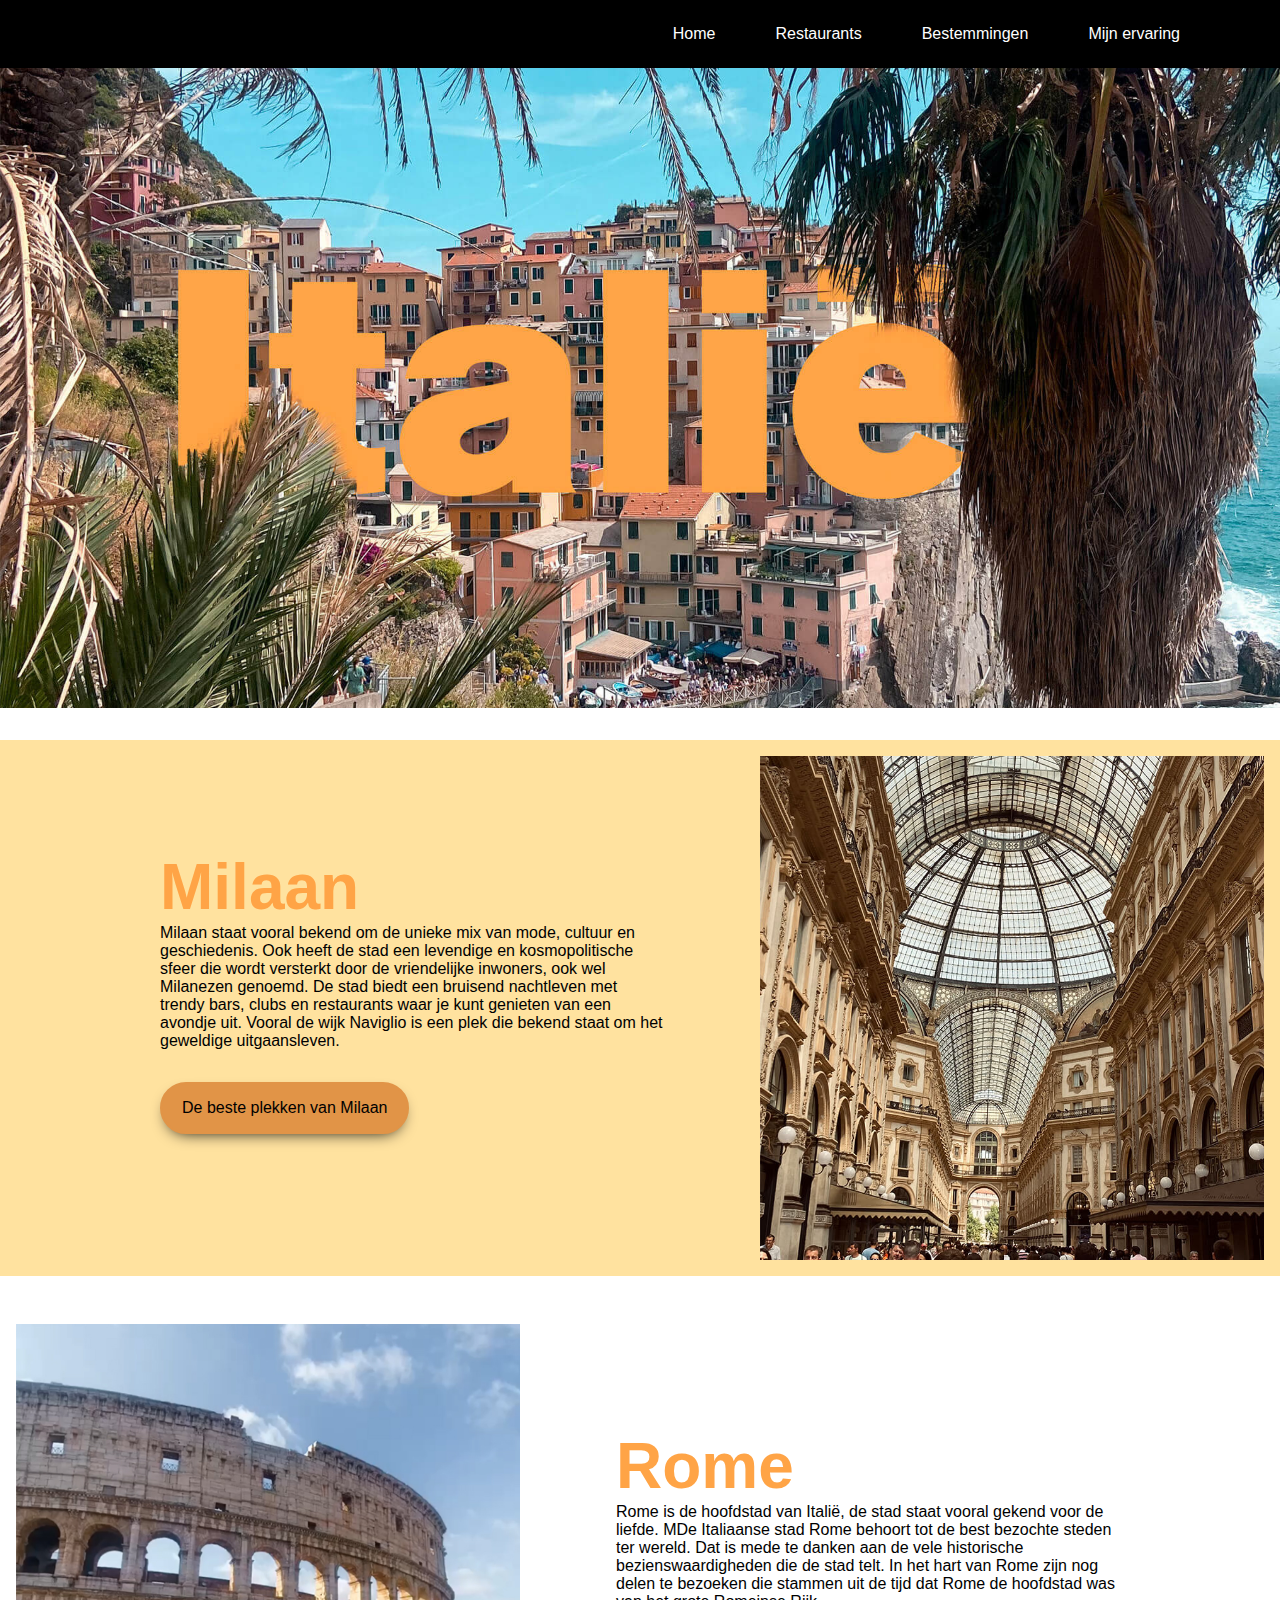
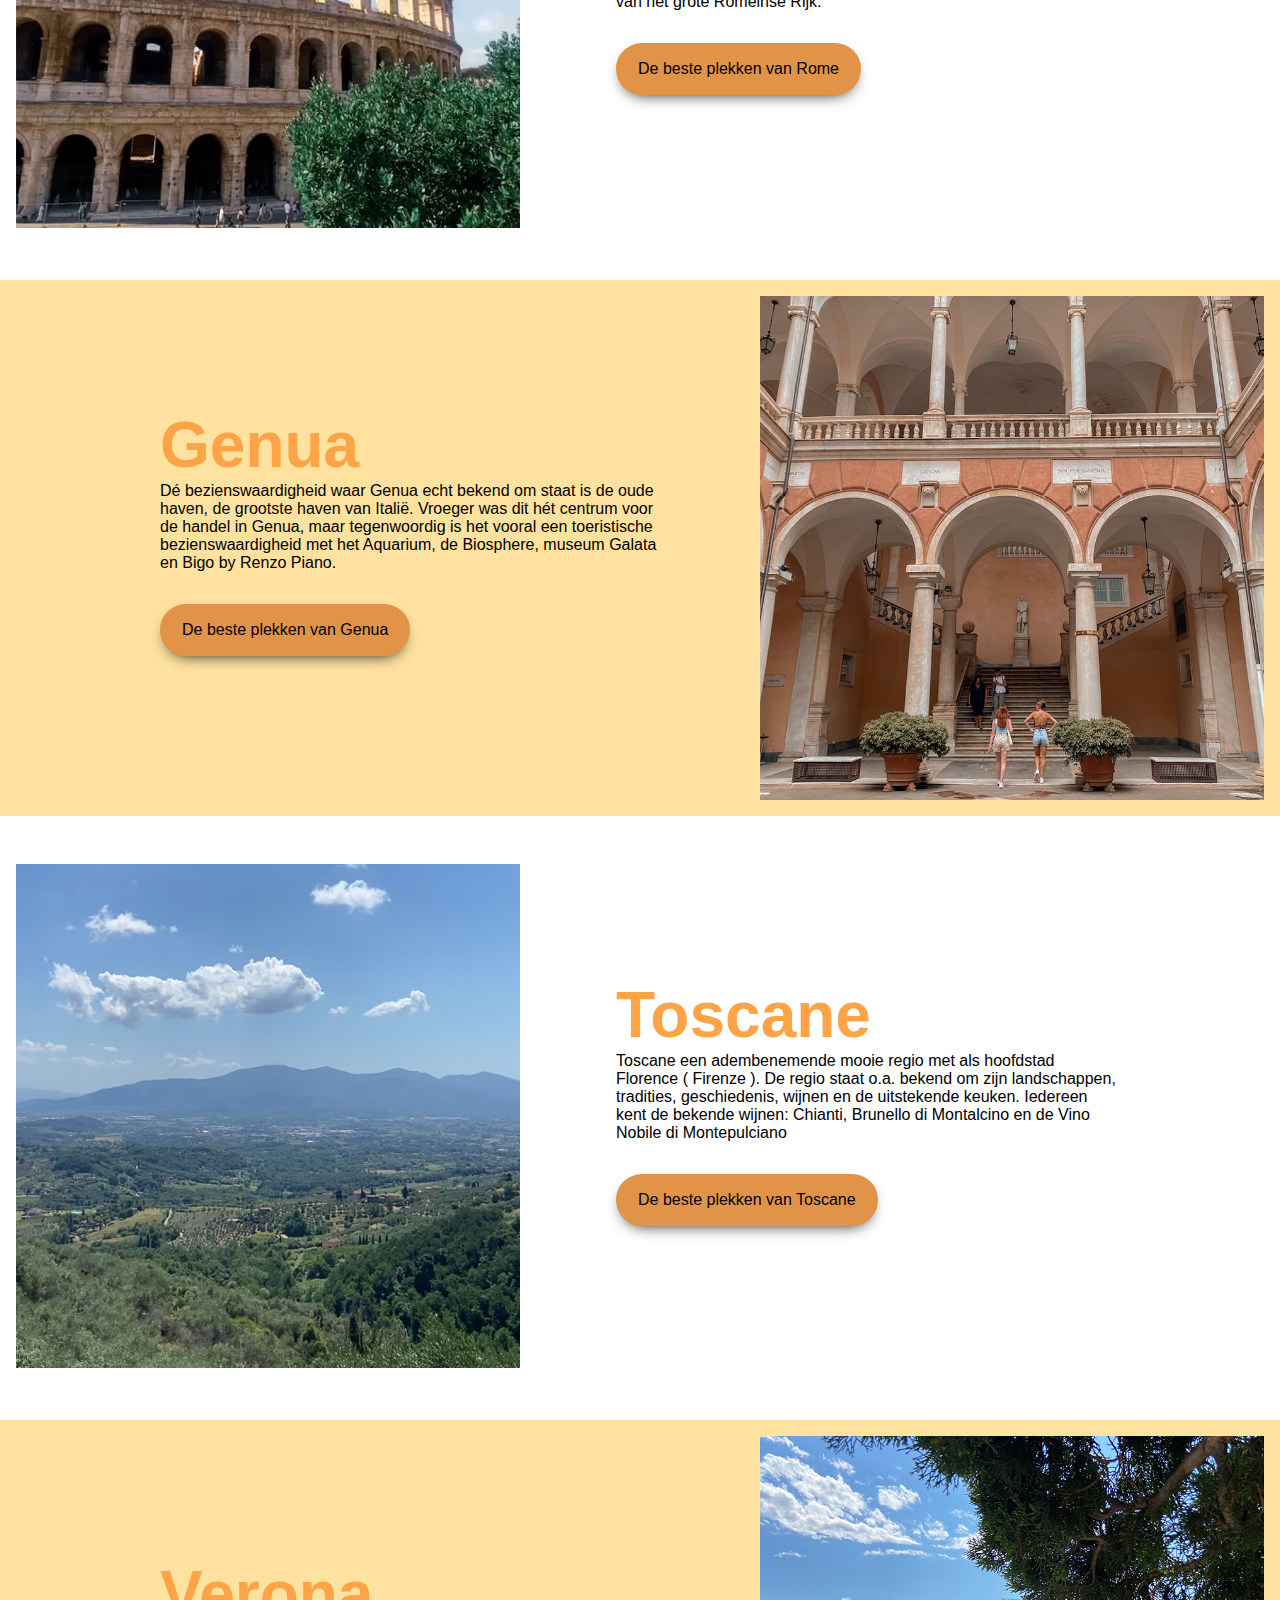
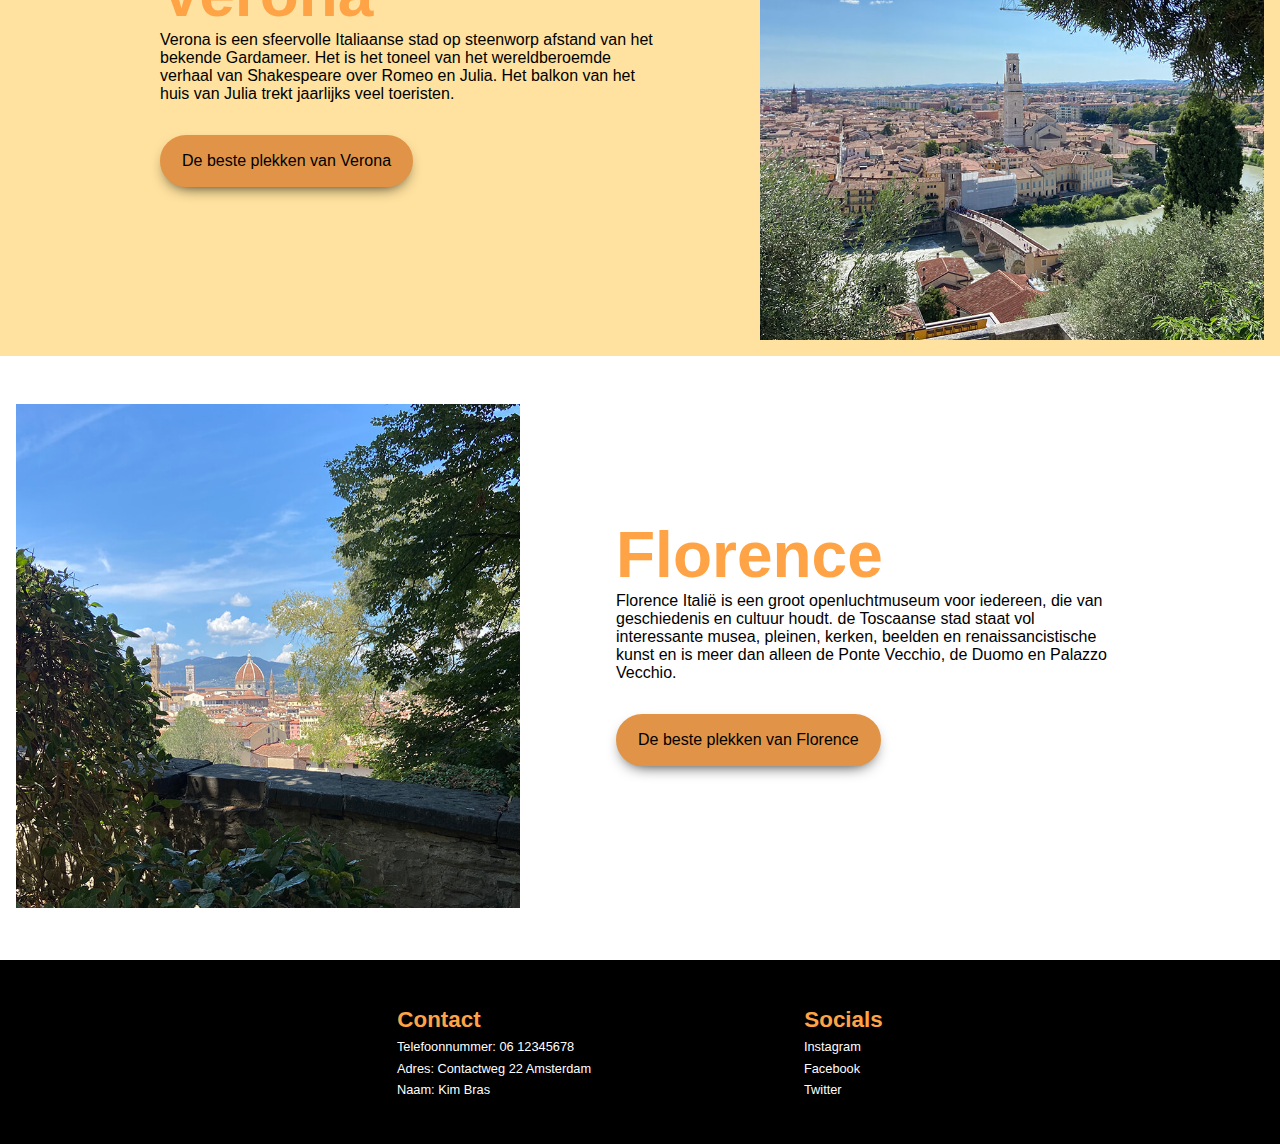
<file: index.html>
<!DOCTYPE html>
<html lang="en">
<head>
<meta charset="UTF-8">
<meta name="viewport" content="width=device-width, initial-scale=1.0">
<title>Mijn trip door Italie</title>
<link rel="stylesheet" href="css/style.css"/>

</head>
<body>
    <header>
    
    <!--menu-->
    <ul>
        <li>
            <a href="index.html">Home</a>
        </li>
        <li>
            <a href="restaurants.html">Restaurants</a>
        </li>
        <li>
            <a href="bestemmingen.html">Bestemmingen</a>
        </li>
        <li>
            <a href="mijnervaring.html">Mijn ervaring</a>
        </li>
    </ul> 
    </header>

<main>
<!--Home foto-->
    <section id="Home">
    </section>

    <section class="blok1">
        <div class="tekstlinks"> 
            <h2>Milaan</h2>
            <p>Milaan staat vooral bekend om de unieke mix van mode, cultuur en geschiedenis. Ook heeft de stad een levendige en kosmopolitische sfeer die wordt versterkt door de vriendelijke inwoners, ook wel Milanezen genoemd. De stad biedt een bruisend nachtleven met trendy bars, clubs en restaurants waar je kunt genieten van een avondje uit. Vooral de wijk Naviglio is een plek die bekend staat om het geweldige uitgaansleven. </p>
            <a href="rome.html" class="button"> De beste plekken van Milaan</a>
        </div>

        <div class="flex-box"> 
            <img class="fotorechts" src="links/bestemmingen/milaan.jpg" alt="foto van uitzicht in Milaan">    
        </div>
    </section> 


    <section class="flex-container">
        <div class="flex-box"> 
            <img src="links/bestemmingen/rome.jpg" alt="foto van uitzicht in Rome">
        </div>
        <div class="tekstrechts"> 
            <h2>Rome</h2>
            <p>Rome is de hoofdstad van Italië, de stad staat vooral gekend voor de liefde. MDe Italiaanse stad Rome behoort tot de best bezochte steden ter wereld. Dat is mede te danken aan de vele historische bezienswaardigheden die de stad telt. In het hart van Rome zijn nog delen te bezoeken die stammen uit de tijd dat Rome de hoofdstad was van het grote Romeinse Rijk.</p>
            <a href="rome.html" class="button"> De beste plekken van Rome</a>
        </div>
    </section>


    <section class="blok1">
        <div class="tekstlinks"> 
            <h2>Genua</h2>
            <p>Dé bezienswaardigheid waar Genua echt bekend om staat is de oude haven, de grootste haven van Italië. Vroeger was dit hét centrum voor de handel in Genua, maar tegenwoordig is het vooral een toeristische bezienswaardigheid met het Aquarium, de Biosphere, museum Galata en Bigo by Renzo Piano.</p>            
            <a href="rome.html" class="button"> De beste plekken van Genua</a>
        </div>
        <div class="flex-box"> 
            <img class="fotorechts" src="links/bestemmingen/genua.jpg" alt="foto van uitzicht in Genua">       
        </div>
    </section>


    <section class="flex-container">
        <div class="flex-box"> 
            <img src="links/bestemmingen/toscane.jpg" alt="foto van uitzicht in Toscane">
        </div>
        <div class="tekstrechts"> 
            <h2>Toscane</h2>
            <p>Toscane een adembenemende mooie regio met als hoofdstad Florence ( Firenze ). De regio staat o.a. bekend om zijn landschappen, tradities, geschiedenis, wijnen en de uitstekende keuken. Iedereen kent de bekende wijnen: Chianti, Brunello di Montalcino en de Vino Nobile di Montepulciano</p>               
            <a href="rome.html" class="button"> De beste plekken van Toscane</a>
        </div>
    </section>

    <section class="blok1">
        <div class="tekstlinks"> 
            <h2>Verona</h2>
            <p>Verona is een sfeervolle Italiaanse stad op steenworp afstand van het bekende Gardameer. Het is het toneel van het wereldberoemde verhaal van Shakespeare over Romeo en Julia. Het balkon van het huis van Julia trekt jaarlijks veel toeristen.</p>            
            <a href="rome.html" class="button"> De beste plekken van Verona</a>
        </div> 
        <div class="flex-box"> 
            <img class="fotorechts" src="links/bestemmingen/verona.jpg" alt="foto van uitzicht in Verona">
        </div>
    </section>


    <section class="flex-container">
        <div class="flex-box"> 
            <img src="links/bestemmingen/florence.jpg" alt="foto van uitzicht in Florence">
        </div>   
        <div class="tekstrechts"> 
            <h2>Florence</h2>
            <p>Florence Italië is een groot openluchtmuseum voor iedereen, die van geschiedenis en cultuur houdt. de Toscaanse stad staat vol interessante musea, pleinen, kerken, beelden en renaissancistische kunst en is meer dan alleen de Ponte Vecchio, de Duomo en Palazzo Vecchio.</p>
            <a href="rome.html" class="button"> De beste plekken van Florence</a>
        </div>
    </section>
</main>

<footer>
    <!--footer eventueel-->
    <section class="footerhoofd">
        <div class="footer">
            <h4>Contact</h4>
            <p class="footerbrood">Telefoonnummer: 06 12345678</p>
            <p class="footerbrood">Adres: Contactweg 22 Amsterdam</p>
            <p class="footerbrood">Naam: Kim Bras</p>
        </div> 

        <div class="footer">
            <h4>Socials</h4>
            <p class="footerbrood"><a href="https://www.instagram.com/">Instagram</a></p>
            <p class="footerbrood"><a href="https://www.facebook.com/">Facebook</a></p>
            <p class="footerbrood"><a href="https://www.twitter.com/">Twitter</a></p>
        </div> 
    </section>
</footer>

</body>
</html>
</file>
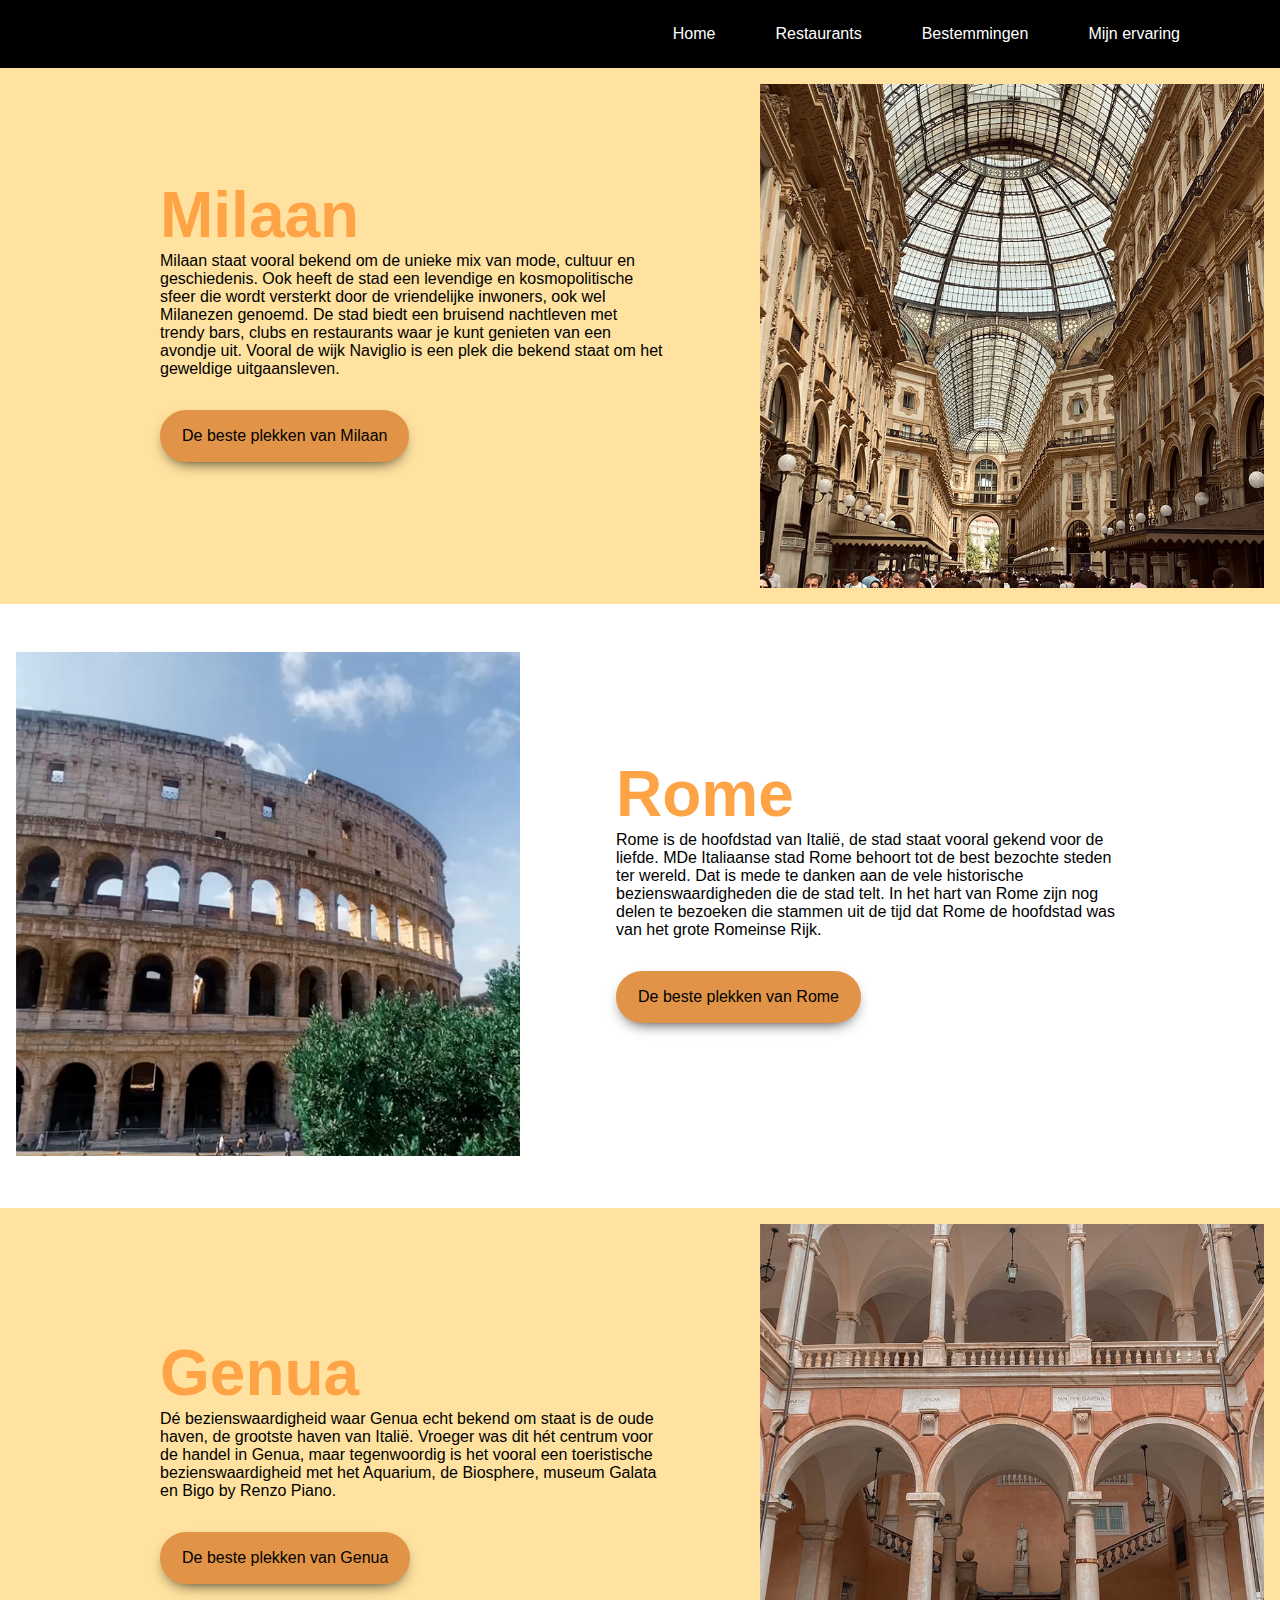
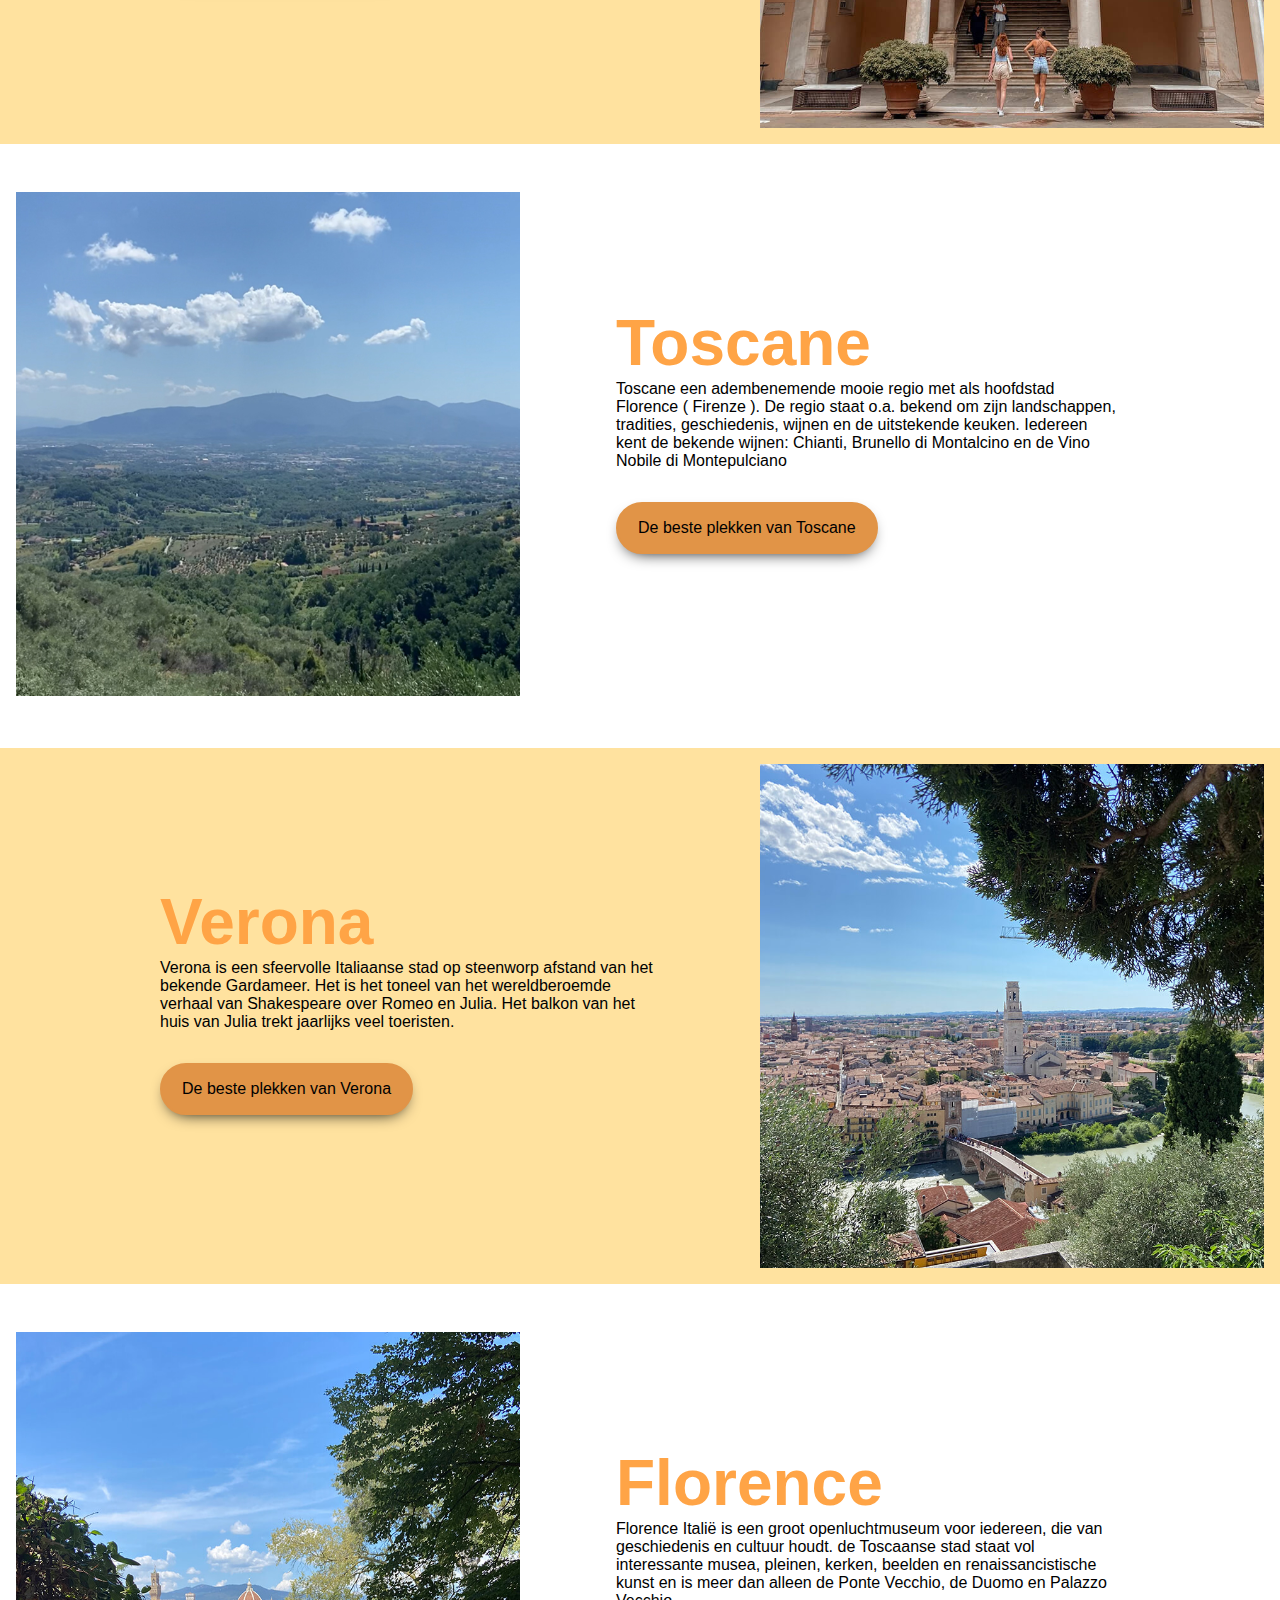
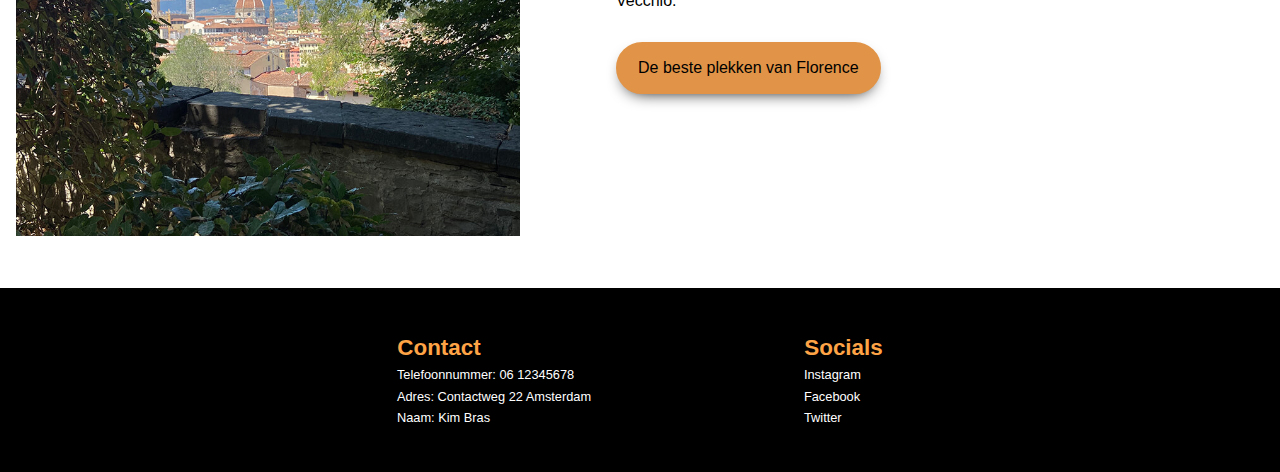
<file: bestemmingen.html>
<!DOCTYPE html>
<html lang="en">
<head>
<meta charset="UTF-8">
<meta name="viewport" content="width=device-width, initial-scale=1.0">
<title>Bestemmingen</title>
<link rel="stylesheet" href="css/style.css" />

</head>
<body>
    <header>
        <!--menu-->
        <ul>
            <li>
                <a href="index.html">Home</a>
            </li>
            <li>
                <a href="restaurants.html">Restaurants</a>
            </li>
            <li>
                <a href="bestemmingen.html">Bestemmingen</a>
            </li>
            <li>
                <a href="mijnervaring.html">Mijn ervaring</a>
            </li>
        </ul>
    </header>
<main>      
    <section class="blok1">
        <div class="tekstlinks"> 
            <h2>Milaan</h2>
            <p>Milaan staat vooral bekend om de unieke mix van mode, cultuur en geschiedenis. Ook heeft de stad een levendige en kosmopolitische sfeer die wordt versterkt door de vriendelijke inwoners, ook wel Milanezen genoemd. De stad biedt een bruisend nachtleven met trendy bars, clubs en restaurants waar je kunt genieten van een avondje uit. Vooral de wijk Naviglio is een plek die bekend staat om het geweldige uitgaansleven. </p>
            <a href="rome.html" class="button"> De beste plekken van Milaan</a>
        </div>

        <div class="flex-box"> 
            <img class="fotorechts" src="links/bestemmingen/milaan.jpg" alt="foto van uitzicht in Milaan">    
        </div>
    </section> 


    <section class="flex-container">
        <div class="flex-box"> 
            <img src="links/bestemmingen/rome.jpg" alt="foto van uitzicht in Rome">
        </div>
        <div class="tekstrechts"> 
            <h2>Rome</h2>
            <p>Rome is de hoofdstad van Italië, de stad staat vooral gekend voor de liefde. MDe Italiaanse stad Rome behoort tot de best bezochte steden ter wereld. Dat is mede te danken aan de vele historische bezienswaardigheden die de stad telt. In het hart van Rome zijn nog delen te bezoeken die stammen uit de tijd dat Rome de hoofdstad was van het grote Romeinse Rijk.</p>
            <a href="rome.html" class="button"> De beste plekken van Rome</a>
        </div>
    </section>


    <section class="blok1">
        <div class="tekstlinks"> 
            <h2>Genua</h2>
            <p>Dé bezienswaardigheid waar Genua echt bekend om staat is de oude haven, de grootste haven van Italië. Vroeger was dit hét centrum voor de handel in Genua, maar tegenwoordig is het vooral een toeristische bezienswaardigheid met het Aquarium, de Biosphere, museum Galata en Bigo by Renzo Piano.</p>            
            <a href="rome.html" class="button"> De beste plekken van Genua</a>
        </div>
        <div class="flex-box"> 
            <img class="fotorechts" src="links/bestemmingen/genua.jpg" alt="foto van uitzicht in Genua">       
        </div>
    </section>


    <section class="flex-container">
        <div class="flex-box"> 
            <img src="links/bestemmingen/toscane.jpg" alt="foto van uitzicht in Toscane">
        </div>
        <div class="tekstrechts"> 
            <h2>Toscane</h2>
            <p>Toscane een adembenemende mooie regio met als hoofdstad Florence ( Firenze ). De regio staat o.a. bekend om zijn landschappen, tradities, geschiedenis, wijnen en de uitstekende keuken. Iedereen kent de bekende wijnen: Chianti, Brunello di Montalcino en de Vino Nobile di Montepulciano</p>               
            <a href="rome.html" class="button"> De beste plekken van Toscane</a>
        </div>
    </section>

    <section class="blok1">
        <div class="tekstlinks"> 
            <h2>Verona</h2>
            <p>Verona is een sfeervolle Italiaanse stad op steenworp afstand van het bekende Gardameer. Het is het toneel van het wereldberoemde verhaal van Shakespeare over Romeo en Julia. Het balkon van het huis van Julia trekt jaarlijks veel toeristen.</p>            
            <a href="rome.html" class="button"> De beste plekken van Verona</a>
        </div> 
        <div class="flex-box"> 
            <img class="fotorechts" src="links/bestemmingen/verona.jpg" alt="foto van uitzicht in Verona">
        </div>
    </section>


    <section class="flex-container">
        <div class="flex-box"> 
            <img src="links/bestemmingen/florence.jpg" alt="foto van uitzicht in Florence">
        </div>   
        <div class="tekstrechts"> 
            <h2>Florence</h2>
            <p>Florence Italië is een groot openluchtmuseum voor iedereen, die van geschiedenis en cultuur houdt. de Toscaanse stad staat vol interessante musea, pleinen, kerken, beelden en renaissancistische kunst en is meer dan alleen de Ponte Vecchio, de Duomo en Palazzo Vecchio.</p>
            <a href="rome.html" class="button"> De beste plekken van Florence</a>
        </div>
    </section>
</main>
<footer>
                <!--footer eventueel-->
    <section class="footerhoofd">
        <div class="footer">
            <h4>Contact</h4>
            <p class="footerbrood">Telefoonnummer: 06 12345678</p>
            <p class="footerbrood">Adres: Contactweg 22 Amsterdam</p>
            <p class="footerbrood">Naam: Kim Bras</p>
        </div> 
    
        <div class="footer">
            <h4>Socials</h4>
            <p class="footerbrood"><a href="https://www.instagram.com/">Instagram</a></p>
            <p class="footerbrood"><a href="https://www.facebook.com/">Facebook</a></p>
            <p class="footerbrood"><a href="https://www.twitter.com/">Twitter</a></p>
        </div> 
    </section>
</footer>
</body>
</html>
</file>
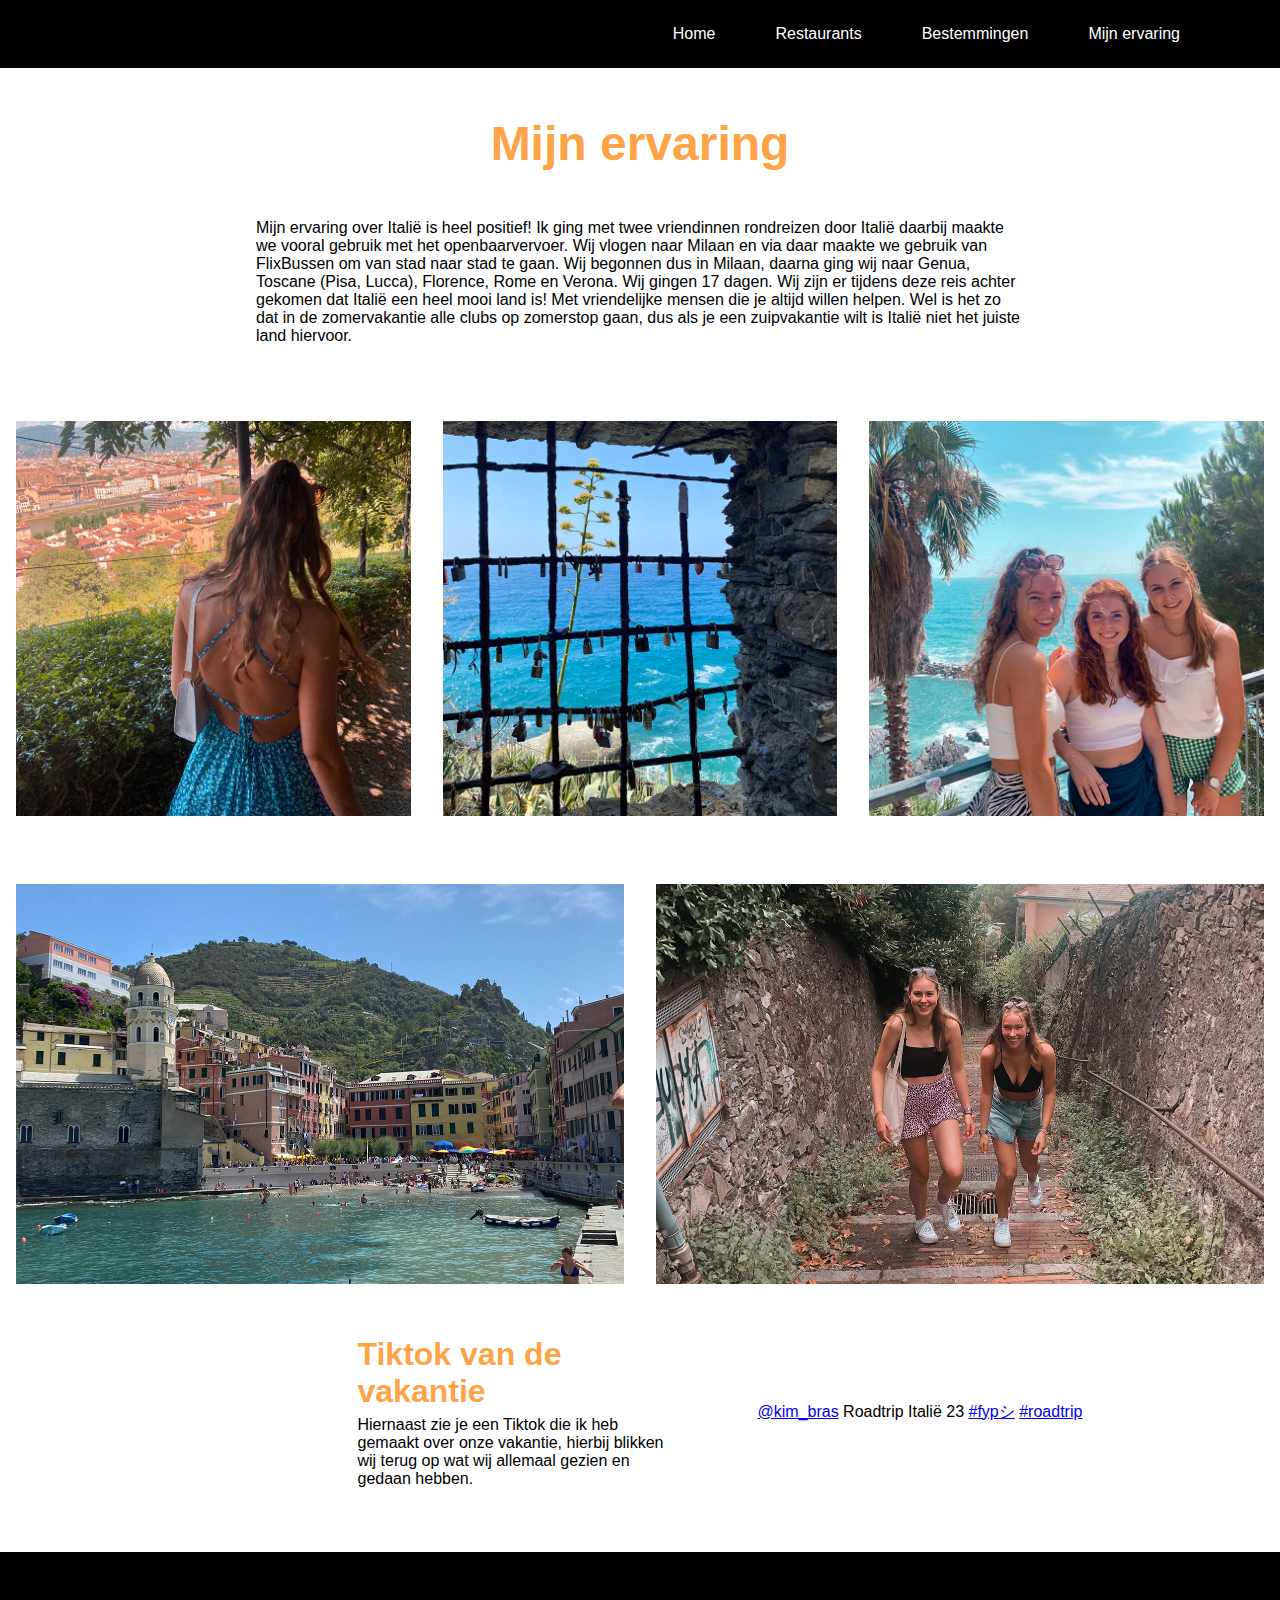
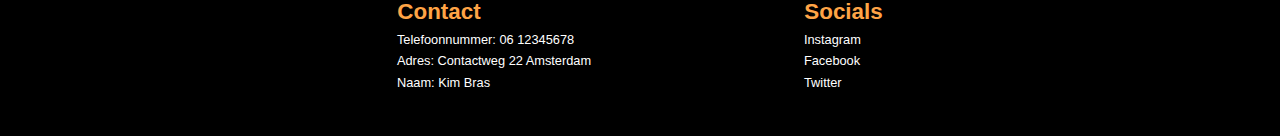
<file: mijnervaring.html>
<!DOCTYPE html>
<html lang="en">
<head>
<meta charset="UTF-8">
<meta name="viewport" content="width=device-width, initial-scale=1.0">
<title>Mijn ervaring</title>
<link rel="stylesheet" href="css/style.css" />

</head>
<body>
    <header>
        <!--menu-->
        <ul>
            <li>
                <a href="index.html">Home</a>
            </li>
            <li>
                <a href="restaurants.html">Restaurants</a>
            </li>
            <li>
                <a href="bestemmingen.html">Bestemmingen</a>
            </li>
            <li>
                <a href="mijnervaring.html">Mijn ervaring</a>
            </li>
        </ul>
</header>

<main>
            <h1>Mijn ervaring</h1> 
            <p class="inleiding"> Mijn ervaring over Italië is heel positief! Ik ging met twee vriendinnen rondreizen door Italië daarbij maakte we vooral gebruik met het openbaarvervoer. Wij vlogen naar Milaan en via daar maakte we gebruik van FlixBussen om van stad naar stad te gaan. Wij begonnen dus in Milaan, daarna ging wij naar Genua, Toscane (Pisa, Lucca), Florence, Rome en Verona. Wij gingen 17 dagen. 

        Wij zijn er tijdens deze reis achter gekomen dat Italië een heel mooi land is! Met vriendelijke mensen die je altijd willen helpen. Wel is het zo dat in de zomervakantie alle clubs op zomerstop gaan, dus als je een zuipvakantie wilt is Italië niet het juiste land hiervoor.
            </p>

    <section class="flex-container">
        <div class="flex-box"> 
            <img src="links/mijnervaring/mijnervaring1.jpg" alt="sfeerfoto van mij in een park">
        </div>
        <div class="flex-box">
            <img src="links/mijnervaring/mijnervaring3.jpg" alt="sfeerfoto van de zee">
        </div>
        <div class="flex-box">
            <img src="links/mijnervaring/mijnervaring2.jpg" alt="foto van de groep waar ik mee op vakantie was">
        </div>
    </section>

    <section class="flex-container">
        <div class="rijen"> 
            <img src="links/mijnervaring/mijnervaring4.jpg" alt="sfeerfoto van het uitzicht">
        </div>
        <div class="rijen">
            <img src="links/mijnervaring/mijnervaring5.jpg" alt="sfeerfoto van de omgeving">
        </div>
    </section>
                
             
    <section class="flex-container">
        <div class="tekstlinks2">
            <h3>Tiktok van de vakantie</h3>
            <p>Hiernaast zie je een Tiktok die ik heb gemaakt over onze vakantie, hierbij blikken wij terug op wat wij allemaal gezien en gedaan hebben.</p>
        </div>
        <div class="flexbox">
            <blockquote class="tiktok-embed" cite="https://www.tiktok.com/@kim_bras/video/7267088253377989920" data-video-id="7267088253377989920" style> <section> <a target="_blank" title="@kim_bras" href="https://www.tiktok.com/@kim_bras?refer=embed">@kim_bras</a> Roadtrip Italië 23 <a title="fypシ" target="_blank" href="https://www.tiktok.com/tag/fyp%E3%82%B7?refer=embed">#fypシ</a> <a title="roadtrip" target="_blank" href="https://www.tiktok.com/tag/roadtrip?refer=embed">#roadtrip</a> <a target="_blank" title="♬ original sound - speed song ✌🏼" href="https://www.tiktok.com/music/original-sound-7122548710504270597?refer=embed"></a> </section> </blockquote> <script async src="https://www.tiktok.com/embed.js"></script>
        </div>
    </section>
        
 </main>

<footer>
                <!--footer eventueel-->
    <section class="footerhoofd">
        <div class="footer">
            <h4>Contact</h4>
            <p class="footerbrood">Telefoonnummer: 06 12345678</p>
            <p class="footerbrood">Adres: Contactweg 22 Amsterdam</p>
            <p class="footerbrood">Naam: Kim Bras</p>
        </div> 
    
        <div class="footer">
            <h4>Socials</h4>
            <p class="footerbrood"><a href="https://www.instagram.com/">Instagram</a></p>
            <p class="footerbrood"><a href="https://www.facebook.com/">Facebook</a></p>
            <p class="footerbrood"><a href="https://www.twitter.com/">Twitter</a></p>
        </div> 
    </section>
</footer>
</body>
</html>
</file>
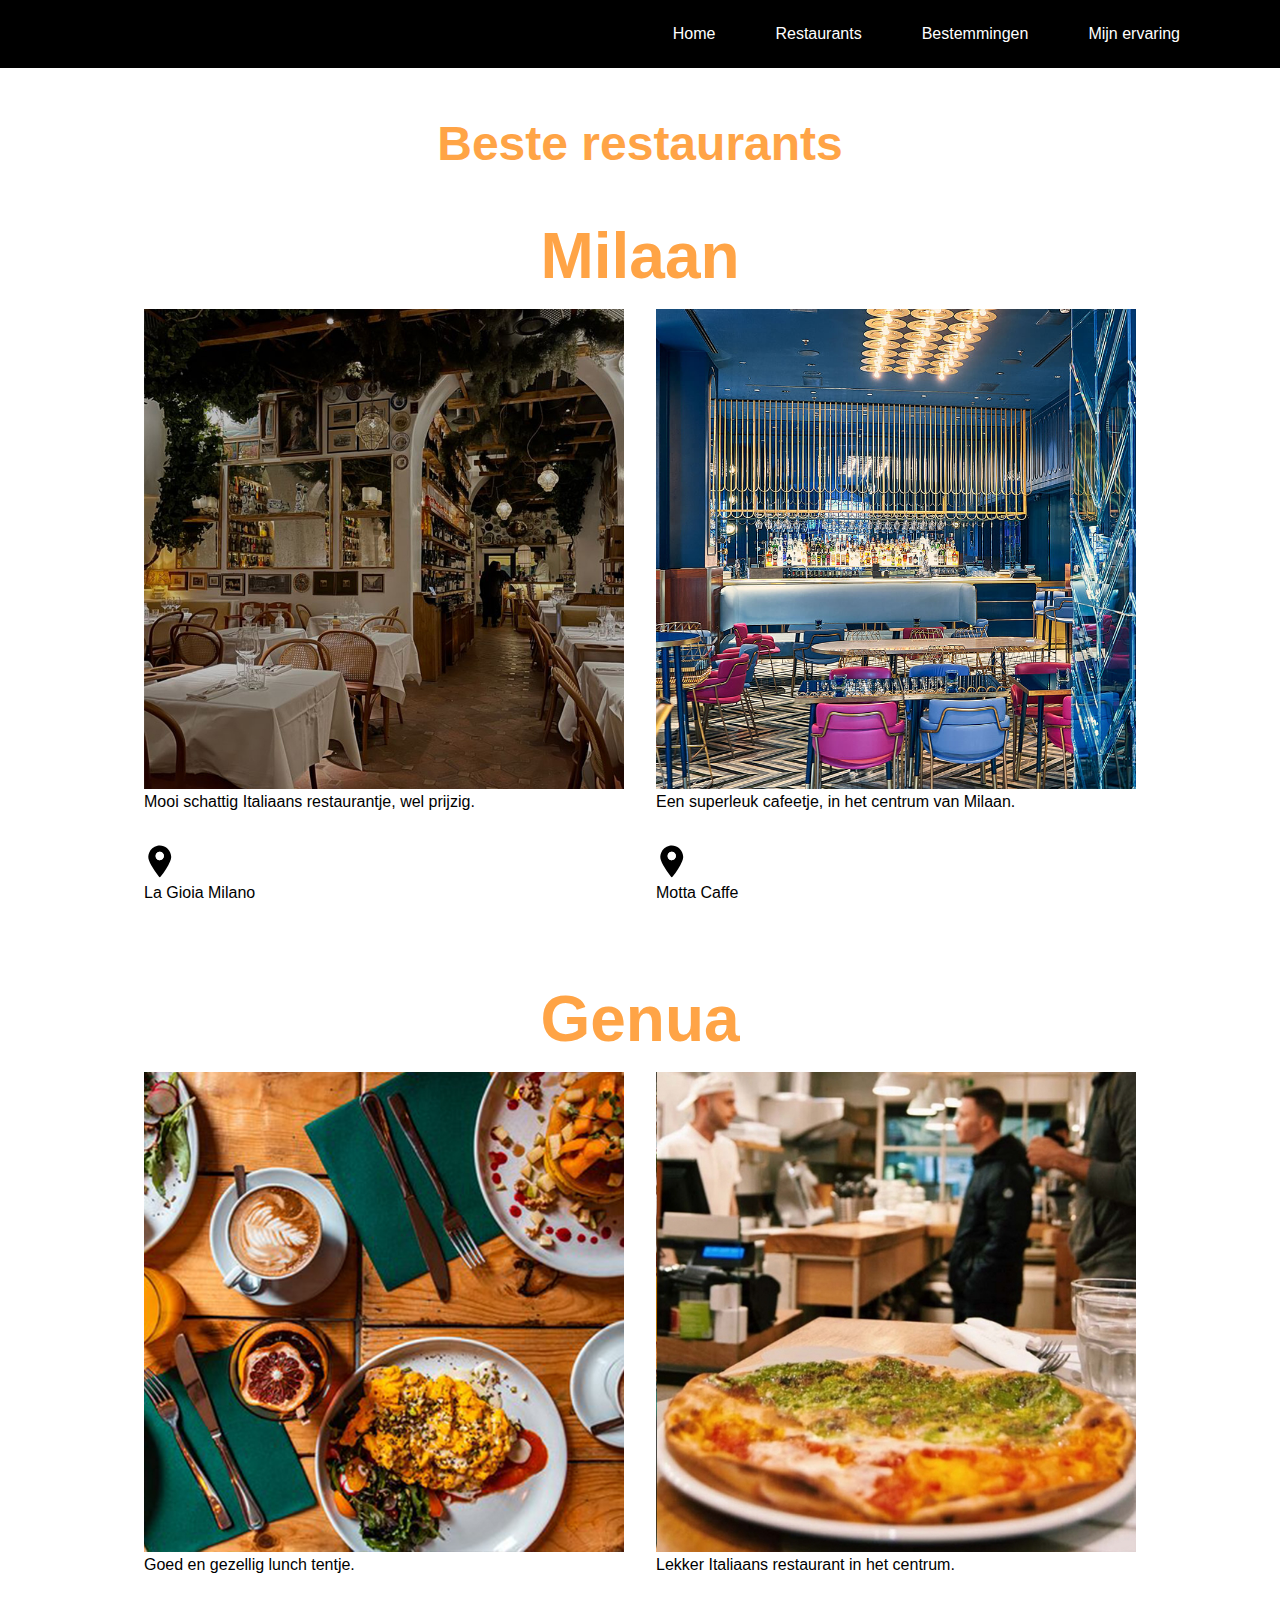
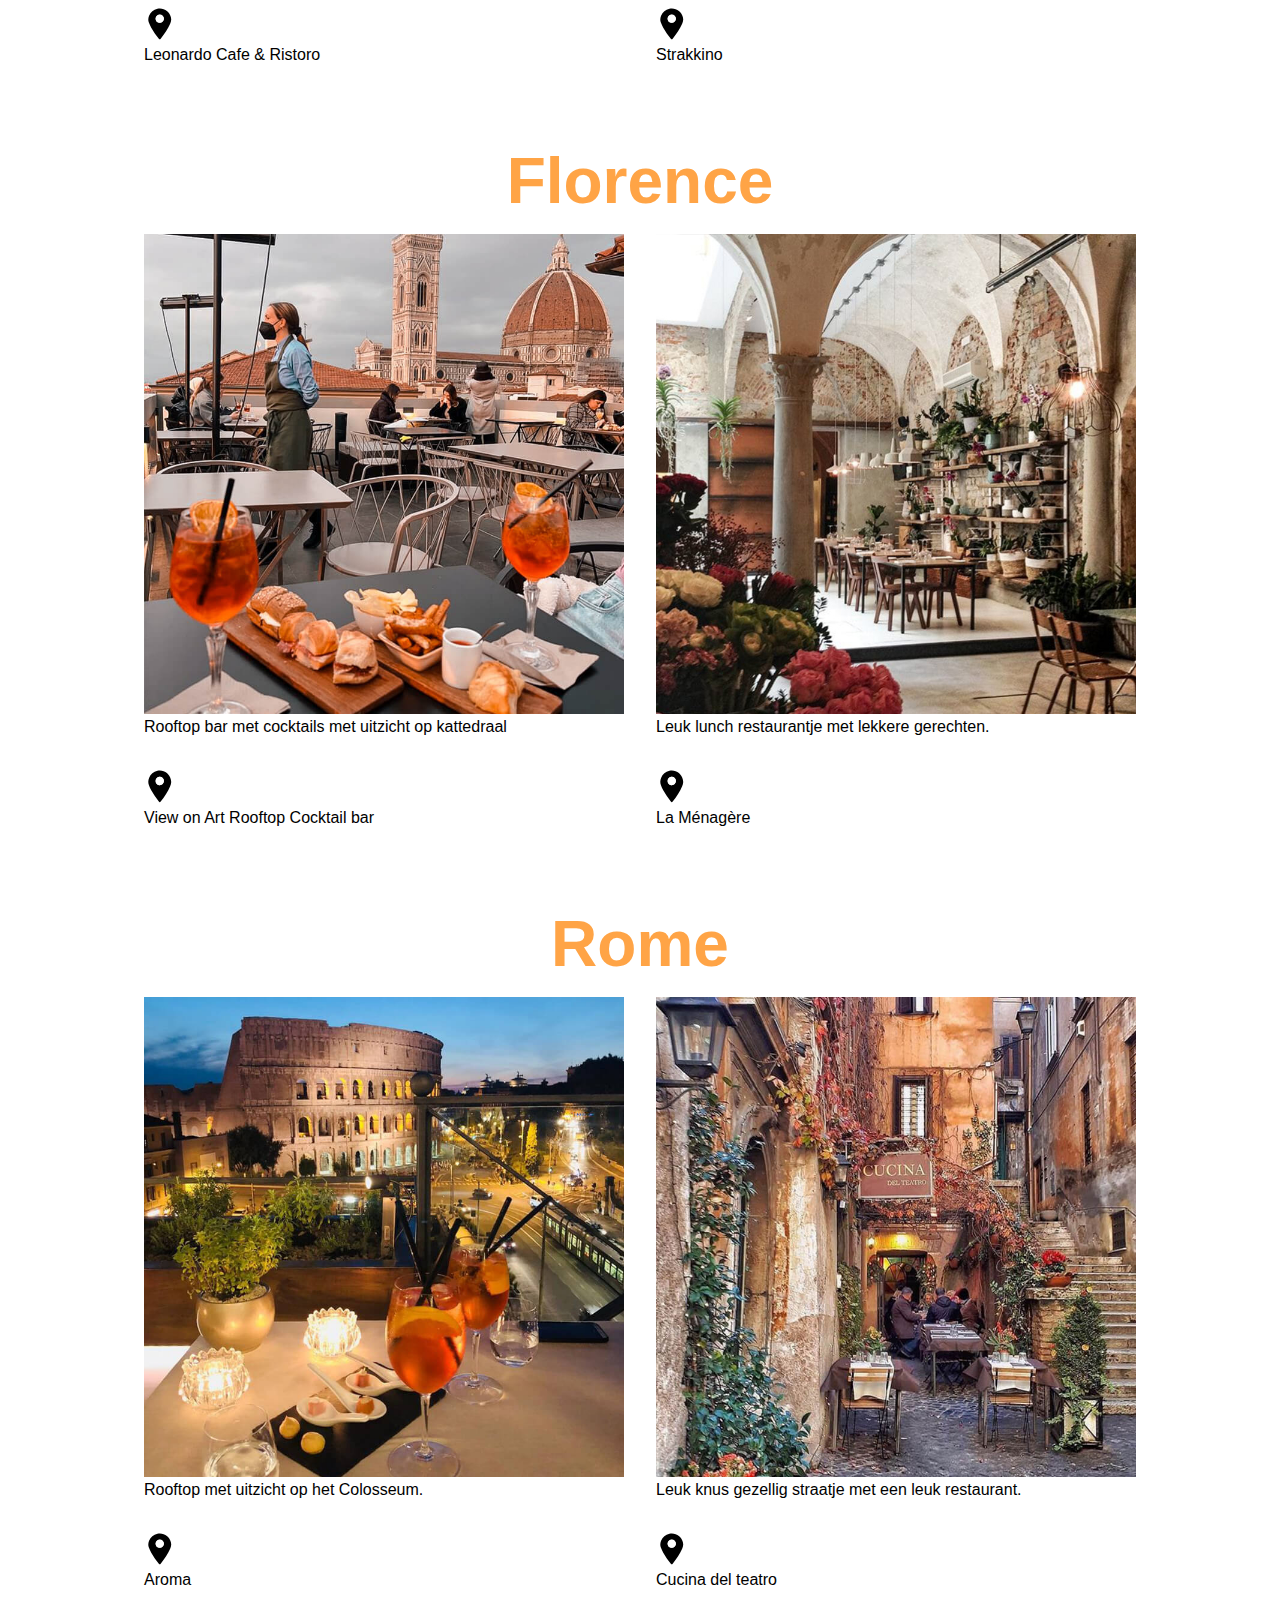
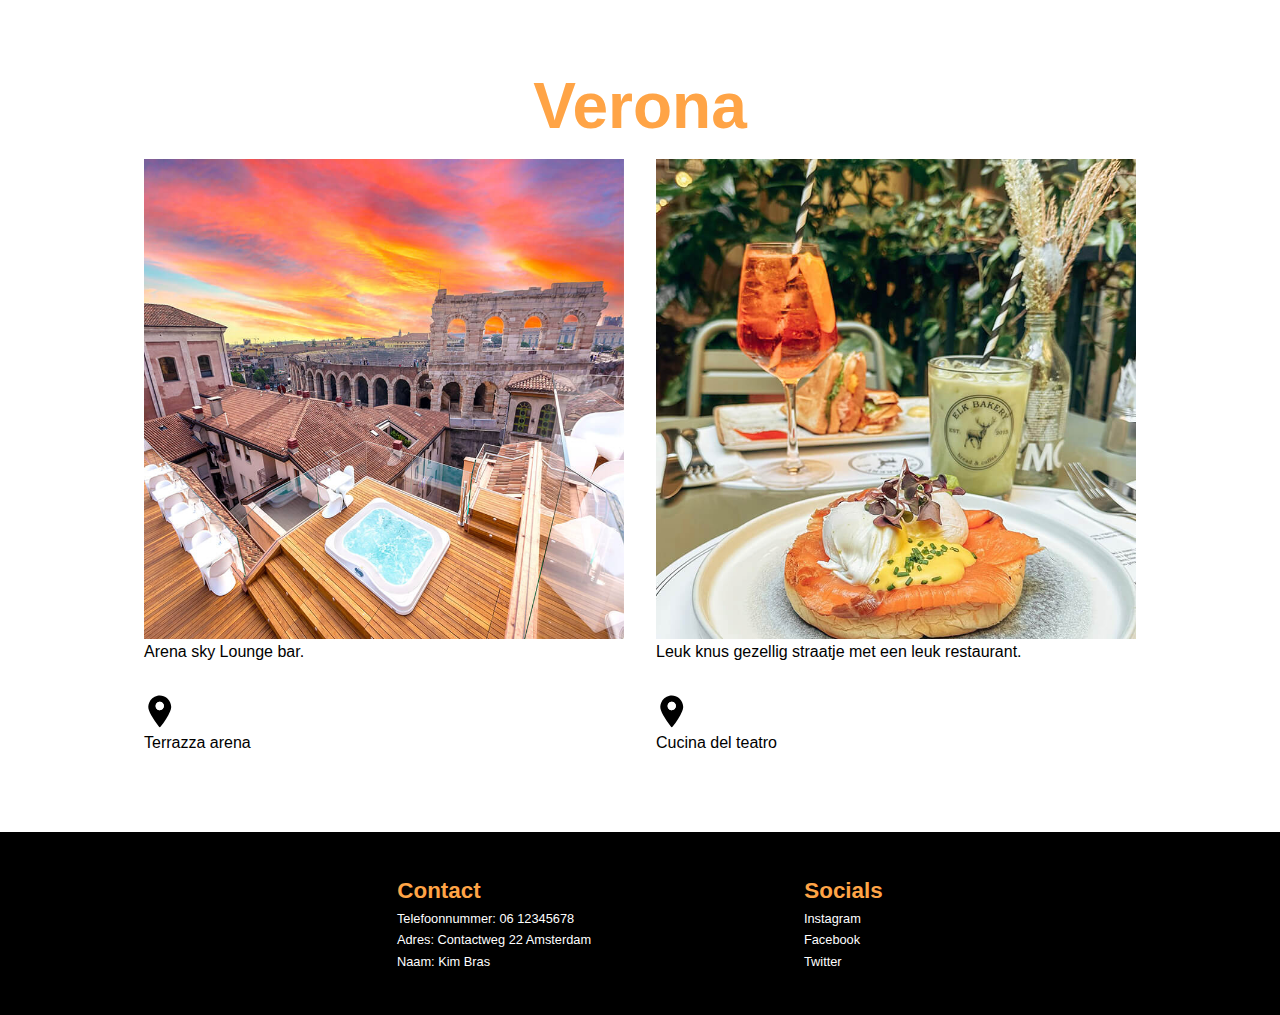
<file: restaurants.html>
<!DOCTYPE html>
<html lang="en">
<head>
<meta charset="UTF-8">
<meta name="viewport" content="width=device-width, initial-scale=1.0">
<title>Restaurant</title>
<link rel="stylesheet" href="css/style.css" />

</head>
<body>
    <header>
        <!--menu-->
        <ul>
            <li>
                <a href="index.html">Home</a>
            </li>
            <li>
                <a href="restaurants.html">Restaurants</a>
            </li>
            <li>
                <a href="bestemmingen.html">Bestemmingen</a>
            </li>
            <li>
                <a href="mijnervaring.html">Mijn ervaring</a>
            </li>
        </ul>
</header>
   
<main>
            <h1>Beste restaurants</h1>
            <h2 class="gecentreerd">Milaan</h2>
    <section class="flex-container">
        <div class="restaurants"> 
            <img src="links/restaurant/lagioia.jpg" alt="Het restaurant van binnen">
            <!-- Simonalub. (2023, 15 februari). Restaurant recomendation La Gioia Milano. Pinterest. https://www.pinterest.de/pin/restaurant-recomendation-la-gioia-milano-in-2023--365776800999864942/ -->
            <p>Mooi schattig Italiaans restaurantje, wel prijzig.</p>   
            <img src="links/nav.svg" class="navigatiefoto" alt="google maps, kaart icoon">
            <p><a href="https://www.lagioiasanmarco.com">La Gioia Milano</a></p>
        </div>


        <div class="restaurants">
            <img src="links/restaurant/mottacaffemilano.jpg" alt="Het restaurant van binnen">
            <!-- Il Mercato del Duomo. (2023, 11 juli). Motta Milano 1928 - Il mercato del Duomo. https://ilmercatodelduomo.it/en/motta-milano-1928/ -->
            <p>Een superleuk cafeetje, in het centrum van Milaan.</p>     
            <img src="links/nav.svg" class="navigatiefoto" alt="google maps, kaart icoon">
            <p><a href="https://ilmercatodelduomo.it/en/motta-milano-1928/">Motta Caffe</a></p>
        </div>
    </section>

            <h2 class="gecentreerd">Genua</h2>
    <section class="flex-container">
        <div class="restaurants"> 
            <img src="links/restaurant/genua1.jpg" alt="Het restaurant van binnen">
            <!-- tripadvisor foto. (2022). www.tripadvisor.nl. https://www.tripadvisor.nl/Restaurant_Review-g187899-d14774919-Reviews-Leonardo_Cafe_Ristoro-Pisa_Province_of_Pisa_Tuscany.html -->
            <p>Goed en gezellig lunch tentje. </p>     
            <img src="links/nav.svg" class="navigatiefoto" alt="google maps, kaart icoon">
            <p><a href="https://leonardocaffebistrot.eatbu.com/?lang=it">Leonardo Cafe & Ristoro</a></p>
        </div>
 
 
        <div class="restaurants">
            <img src="links/restaurant/genua2.jpg" alt="Het restaurant van binnen">
            <!-- Ardenghi, C. (2019, 18 mei). Strakkino Genova - A new food experience | Le strade di Genova. Le strade. https://le-strade.com/strakkino-genova-a-new-food-experience/ -->
            <p>Lekker Italiaans restaurant in het centrum.</p>       
            <img src="links/nav.svg" class="navigatiefoto" alt="google maps, kaart icoon">
            <p><a href="https://strakkino.com/en/"> Strakkino</a></p>
        </div>
    </section>
              
            <h2 class="gecentreerd">Florence</h2>
    <section class="flex-container">
        <div class="restaurants"> 
            <img src="links/restaurant/florence1.jpg" alt="Het restaurant van binnen">
            <!-- Stella. (2023, 3 november). Spritz at Sunset. Pinterest. https://nl.pinterest.com/pin/293226625756656602/ -->
            <p>Rooftop bar met cocktails met uitzicht op kattedraal </p>       
            <img src="links/nav.svg" class="navigatiefoto" alt="google maps, kaart icoon">
            <p><a href="https://www.tripadvisor.com/Restaurant_Review-g187895-d14597975-Reviews-View_on_Art_Rooftop_Cocktail_Bar-Florence_Tuscany.html"> View on Art Rooftop Cocktail bar</a></p>
        </div>
  
  
        <div class="restaurants">
            <img src="links/restaurant/florence2.jpg" alt="Het restaurant van binnen">
            <!-- Frasc, X. (2020, 23 september). La ménagère. Vetrine Shop. https://vetrineshop.com/la-menagere/ -->
            <p>Leuk lunch restaurantje met lekkere gerechten.</p>     
            <img src="links/nav.svg" class="navigatiefoto" alt="google maps, kaart icoon">
            <p><a href="https://www.lamenagere.it/en/">La Ménagère</a></p>
        </div>
    </section>


            <h2 class="gecentreerd">Rome</h2>
    <section class="flex-container">
        <div class="restaurants"> 
            <img src="links/restaurant/rome1.jpg" alt="Het restaurant van binnen">
            <!-- Maybe. (2023, 14 oktober). Italy Aesthetic. Pinterest. https://nl.pinterest.com/pin/278801033175462349/ -->
            <p>Rooftop met uitzicht op het Colosseum. </p>       
            <img src="links/nav.svg" class="navigatiefoto" alt="google maps, kaart icoon">
            <p><a href="https://www.manfredihotels.com/en/aroma/">Aroma</a></p>
        </div>
   
   
        <div class="restaurants">
            <img src="links/restaurant/rome2.jpg" alt="Het restaurant van binnen">
            <!-- Sarpagoza, G. (2023, 14 november). Bergamo. Pinterest. https://nl.pinterest.com/pin/66498531995244892/ -->
            <p>Leuk knus gezellig straatje met een leuk restaurant.</p>         
            <img src="links/nav.svg" class="navigatiefoto" alt="google maps, kaart icoon">
            <p><a href="https://www.cucinadelteatro.it">Cucina del teatro</a></p>
        </div>
    </section>

            <h2 class="gecentreerd">Verona</h2>
    <section class="flex-container">
        <div class="restaurants"> 
            <img src="links/restaurant/verona1.jpg" alt="Het restaurant van binnen">
            <!-- Log in or sign up to view. (z.d.). https://www.facebook.com/photo/?fbid=708827547910065&set=a.397367335722756&locale=de_DE -->
            <p>Arena sky Lounge bar. </p>            
            <img src="links/nav.svg" class="navigatiefoto" alt="google maps, kaart icoon">
            <p><a href="https://www.terrazzaarena.it/en/">Terrazza arena</a></p>
        </div>
    
    
        <div class="restaurants">
            <img src="links/restaurant/verona2.jpg" alt="Het restaurant van binnen">
            <!-- Facebook. (z.d.). https://www.facebook.com/elk.bakery/?paipv=0&eav=AfbMUZMoE-9uHhqp9bK88bNRR00uZbEo_g3ku9P7oVpuhlWQFy3AcHRFuSBvJfU5Qi4&_rdr -->
            <p>Leuk knus gezellig straatje met een leuk restaurant.</p>
                        
            <img src="links/nav.svg" class="navigatiefoto" alt="google maps, kaart icoon">
            <p><a href="https://www.cucinadelteatro.it">Cucina del teatro</a></p>
        </div>
    </section>

</main>
<footer>
            <!--footer eventueel-->
    <section class="footerhoofd">
        <div class="footer">
            <h4>Contact</h4>
            <p class="footerbrood">Telefoonnummer: 06 12345678</p>
            <p class="footerbrood">Adres: Contactweg 22 Amsterdam</p>
            <p class="footerbrood">Naam: Kim Bras</p>
        </div> 
    
        <div class="footer">
            <h4>Socials</h4>
            <p class="footerbrood"><a href="https://www.instagram.com/">Instagram</a></p>
            <p class="footerbrood"><a href="https://www.facebook.com/">Facebook</a></p>
            <p class="footerbrood"><a href="https://www.twitter.com/">Twitter</a></p>
        </div> 
    </section>
</footer>
</body>
</html>
</file>
<file: css/style.css>
header{
    background-color: black;
    width: 100%;
    padding: 25px 100px;   
    }

ul{
    color: black;
    padding:0;
    margin: 0;
    display: flex;
    justify-content:right;
    z-index: 100;
    list-style: none;
    }

a:hover{
    text-decoration: underline;
    color: #ffa446;
    }

header ul li a{
    font-size: 1em;
    color: #fff;
    margin-left: 60px;
    font-weight: 500;
    text-decoration: none;
    }

#Home{
    background-image: url("../links/homepagina/homepagina.jpg");
    background-position: center;
    background-repeat: no-repeat;
    background-size: cover;
    padding-bottom: 50%;   
    }

img, video{
    max-width: 100%; 
    }

p{
    font-weight: 100;
    margin-bottom: 2em;
    }

h2{
    font-weight: bolder;
    color: #ffa446;
    font-size: 4em;
    animation-duration: 5s;
    animation-name: bewegen;
    position: relative;
    animation-iteration-count: 3;
    }
    
@keyframes bewegen{
0% {left: 0px;}
25% {left: 10px;}
50% {left: 0px;}
75% {left: 10px;}
100% {left:0px;}
}

h3{
    font-weight: bolder;
    color: #ffa446;
    font-size: 2em;
    margin-bottom: 0.2em;
    }

h1{
    font-weight: bolder;
    font-size: 3em;
    color: #ffa446;
    text-align: center;
    margin: 1em;
    }

*{
    margin: 0;
    padding: 0;
    box-sizing: border-box;
    font-family: Arial, Helvetica, sans-serif;
    }


.flex-container{
    display: flex;
    align-items: center;
    }

.flex-box{
    width: 50em;
    align-items: center;
    margin: 1em;
    }

.tekstlinks{
    width: 50em;
    margin-left: 10em;
    margin-right: 5em;
    }

.tekstrechts{
    width: 50em;
    margin-right: 10em;
    margin-left: 5em;
    }

.blok1{
    display: flex;
    align-items: center;
    background-color: rgb(255, 226, 159);
    }

.fotorechts{
    float: right;
    }

 section{
    margin-bottom: 2em;
    justify-content: center;
    }


.rijen{
    margin: 1em;
    width: 45em;
    }

.restaurants{
    margin: 1em;
    width: 30em;
    align-items: center;
    }

.restaurants a{
    text-decoration: none;
    color: black;
    }

.restaurants a:hover{
    text-decoration: none;
    color:#ffa446;
    }

.blok1 img{
    width: 35em; 
    }

.flex-box img{
    width: 35em;
    }

.inleiding{
    margin: 0px 90px 60px;
    margin-left: 20%;
    margin-right: 20%;
    }

.button{
    padding: 15px 20px;
    text-align: center;
    text-decoration: none;
    display: inline-block;
    font-size: 1em;
    margin-bottom: 2em;
    color:black;
    border: 2px solid #e19447;
    background-color: #e19447;
    border-radius: 3em;
    box-shadow: 0 0.4em 1em -0.5em #000;
    }

  .button:hover {
    background-color: #ffa446;
    border: 2px solid #ffa446;
    color: black;
    text-decoration: none;
    box-shadow: 0 0.7em 1em -0.5em #000;
    }

  .tiktok-embed{
    max-width: 605px;
    min-width: 325px;
    }

  .gecentreerd{
    text-align: center;
    }

  .fototekst{
    align-content: flex-start;
    }

  .navigatiefoto{
    width: 2em;
    }

.tekstlinks2{
    width: 20em;
    margin-left: 10em;
    margin-right: 5em;
    }

.footerhoofd{
    background-color:black;  
    bottom: -10%;
    display: flex;
    align-items: center;
    margin: 0;
    }

.footerhoofd a{
    text-decoration: none;
    color: #fff;
    }

.footerhoofd a:hover{
    text-decoration: none;
    color:#ffa446;
    }

.footer{   
    color: white;
    padding: 40px 100px; 
    }

h4{
    font-weight: bolder;
    font-size: 1.4em;
    color: #ffa446;
    margin: 0.3em;
    }

.footerbrood{
    font-size: 0.8em;
    margin: 0.5em;
    }

.video video,
.video img {
    height: 20em;
    margin:2em;
    }

.marginp{
    margin-bottom: 4.5em;
    }

.tekstmidden{
    margin-left: 20%;
    margin-right: 20%;
    }
</file>
